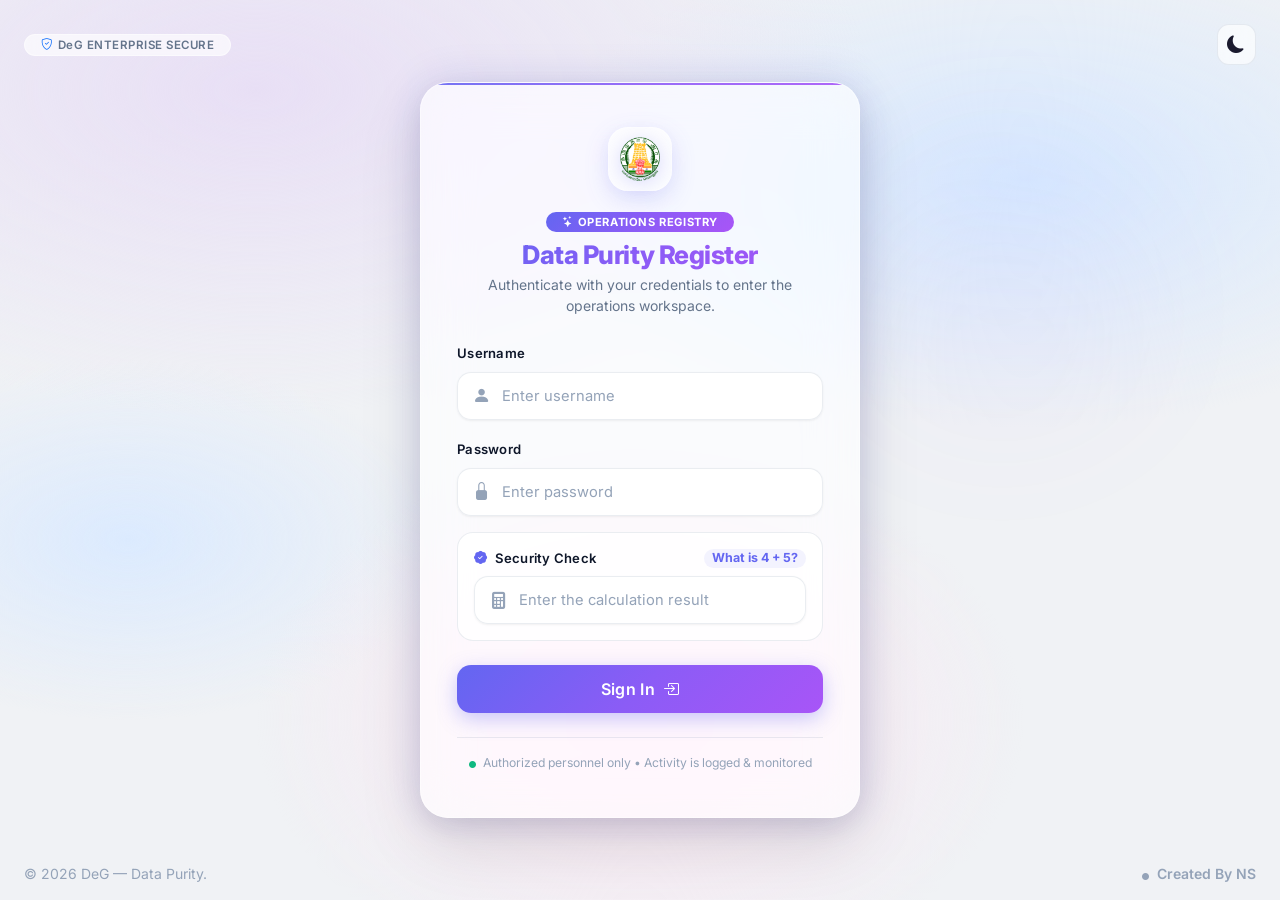
<file: login.html>
<!DOCTYPE html>
<html lang="en">

<head>
    <meta charset="UTF-8">
    <meta name="viewport" content="width=device-width, initial-scale=1.0">
    <meta name="description" content="DeG Data Purity Operations Portal — Secure sign-in to the data purity registry.">
    <title>DeG — Data Purity Login</title>
    <link rel="preconnect" href="https://fonts.googleapis.com">
    <link rel="preconnect" href="https://fonts.gstatic.com" crossorigin>
    <link href="https://fonts.googleapis.com/css2?family=Inter:wght@300;400;500;600;700;800;900&display=swap" rel="stylesheet">
    <link href="https://cdn.jsdelivr.net/npm/bootstrap@5.3.2/dist/css/bootstrap.min.css" rel="stylesheet"
        integrity="sha384-T3c6CoIi6uLrA9TneNEoa7RxnatzjcDSCmG1MXxSR1GAsXEV/Dwwykc2MPK8M2HN" crossorigin="anonymous">
    <link rel="stylesheet" href="https://cdn.jsdelivr.net/npm/bootstrap-icons@1.11.1/font/bootstrap-icons.css">
    <link rel="stylesheet" href="css/style.css">
</head>

<body class="login-wrapper">

    <!-- Top Navigation Bar for Spatial Login -->
    <div class="position-absolute top-0 start-0 w-100 p-3 p-md-4 d-flex justify-content-between align-items-center" style="z-index: 10;">
        <div class="d-flex align-items-center gap-2">
            <span class="badge rounded-pill px-3 py-1" style="background: var(--sp-glass-bg); border: 1px solid var(--sp-glass-border); color: var(--sp-text-secondary); font-size: 0.72rem; font-weight: 600; letter-spacing: 0.5px; backdrop-filter: blur(8px);">
                <i class="bi bi-shield-check text-primary me-1"></i>DeG ENTERPRISE SECURE
            </span>
        </div>
        <button id="themeToggle" class="btn btn-sm" type="button" title="Toggle dark mode" aria-label="Toggle dark mode">
            <i class="bi bi-moon-fill" id="themeIcon"></i>
        </button>
    </div>

    <!-- Spatial Login Card -->
    <div class="login-card">
        <div class="text-center mb-4">
            <div class="login-brand-icon mb-3">
                <img src="images/Picture1.png" alt="DeG Logo">
            </div>
            <div>
                <span class="badge rounded-pill px-3 py-1 mb-2" style="background: var(--sp-accent-gradient); color: #fff; font-size: 0.7rem; font-weight: 700; letter-spacing: 0.6px;">
                    <i class="bi bi-stars me-1"></i>OPERATIONS REGISTRY
                </span>
            </div>
            <h2 class="login-title">Data Purity Register</h2>
            <p class="small mb-0" style="color: var(--sp-text-secondary);">Authenticate with your credentials to enter the operations workspace.</p>
        </div>

        <div id="errorAlert" class="alert alert-danger d-none small mb-4 py-2 px-3" role="alert"></div>

        <form id="loginForm" autocomplete="on">
            <div class="mb-3">
                <label class="form-label" for="username">Username</label>
                <div class="login-input-group">
                    <i class="bi bi-person-fill login-input-icon"></i>
                    <input type="text" class="form-control" id="username" placeholder="Enter username" required
                        autocomplete="username">
                </div>
            </div>

            <div class="mb-3">
                <label class="form-label" for="password">Password</label>
                <div class="login-input-group">
                    <i class="bi bi-lock-fill login-input-icon"></i>
                    <input type="password" class="form-control" id="password" placeholder="Enter password" required
                        autocomplete="current-password">
                </div>
            </div>

            <!-- Math CAPTCHA in Spatial Container -->
            <div class="mb-4">
                <div class="captcha-box">
                    <div class="d-flex justify-content-between align-items-center mb-2">
                        <label class="form-label mb-0" for="captchaAnswer">
                            <i class="bi bi-patch-check-fill me-1" style="color: var(--sp-accent-from);"></i>
                            Security Check
                        </label>
                        <span id="captchaQuestion" class="fw-bold small px-2 py-0.5 rounded-pill" style="background: var(--sp-info-bg); color: var(--sp-accent-from); font-size: 0.78rem;"></span>
                    </div>
                    <div class="login-input-group">
                        <i class="bi bi-calculator-fill login-input-icon"></i>
                        <input type="number" class="form-control no-spinner" id="captchaAnswer"
                            placeholder="Enter the calculation result" required>
                    </div>
                </div>
            </div>

            <button type="submit" class="btn btn-primary w-100 login-btn-spatial fw-semibold text-white" id="loginBtn">
                Sign In <i class="bi bi-box-arrow-in-right ms-2"></i>
            </button>
        </form>

        <div class="mt-4 pt-3 border-top text-center" style="border-color: var(--sp-border) !important;">
            <p class="small mb-0" style="color: var(--sp-text-muted); font-size: 0.76rem;">
                <i class="bi bi-circle-fill me-1" style="font-size: 7px; color: var(--sp-success);"></i> 
                Authorized personnel only &bull; Activity is logged &amp; monitored
            </p>
        </div>
    </div>

    <!-- Spatial Footer -->
    <div class="position-absolute bottom-0 w-100 py-3 px-4 d-flex justify-content-between align-items-center small" style="color: var(--sp-text-muted); z-index: 5;">
        <span>&copy; 2026 DeG — Data Purity.</span>
        <span class="fw-semibold"><i class="bi bi-circle-fill me-1" style="font-size: 7px;"></i> Created By NS</span>
    </div>

    <script src="js/login.js"></script>
</body>

</html>
</file>
<file: css/style.css>
/* ==========================================
   SPATIAL UI DESIGN SYSTEM
   Premium Glassmorphism + Depth + Motion
   ========================================== */

/* Google Fonts */
@import url('https://fonts.googleapis.com/css2?family=Inter:wght@300;400;500;600;700;800;900&family=JetBrains+Mono:wght@400;500;600&display=swap');

/* ==========================================
   CSS Custom Properties (Design Tokens)
   ========================================== */
:root,
[data-bs-theme="light"] {
    /* Spatial Colors */
    --sp-bg-primary: #f0f2f5;
    --sp-bg-mesh-1: #e8dff5;
    --sp-bg-mesh-2: #d6e8ff;
    --sp-bg-mesh-3: #fce7f3;
    --sp-bg-mesh-4: #dbeafe;

    /* Glass Surfaces */
    --sp-glass-bg: rgba(255, 255, 255, 0.65);
    --sp-glass-bg-hover: rgba(255, 255, 255, 0.82);
    --sp-glass-border: rgba(255, 255, 255, 0.45);
    --sp-glass-shadow: 0 8px 32px rgba(31, 38, 135, 0.08);
    --sp-glass-blur: 16px;

    /* Elevated Surface */
    --sp-surface: rgba(255, 255, 255, 0.85);
    --sp-surface-hover: rgba(255, 255, 255, 0.95);
    --sp-surface-elevated: rgba(255, 255, 255, 0.92);

    /* Typography */
    --sp-text-primary: #1a1a2e;
    --sp-text-secondary: #64748b;
    --sp-text-muted: #94a3b8;
    --sp-text-heading: #0f172a;

    /* Borders */
    --sp-border: rgba(148, 163, 184, 0.2);
    --sp-border-light: rgba(148, 163, 184, 0.1);
    --sp-border-active: rgba(99, 102, 241, 0.5);

    /* Accent Gradient */
    --sp-accent-from: #6366f1;
    --sp-accent-via: #8b5cf6;
    --sp-accent-to: #a855f7;
    --sp-accent-gradient: linear-gradient(135deg, var(--sp-accent-from), var(--sp-accent-via), var(--sp-accent-to));

    /* Status Colors */
    --sp-success: #10b981;
    --sp-success-bg: rgba(16, 185, 129, 0.08);
    --sp-info: #6366f1;
    --sp-info-bg: rgba(99, 102, 241, 0.08);
    --sp-warning: #f59e0b;
    --sp-warning-bg: rgba(245, 158, 11, 0.08);
    --sp-danger: #ef4444;
    --sp-danger-bg: rgba(239, 68, 68, 0.08);

    /* Overlay */
    --sp-overlay-bg: rgba(255, 255, 255, 0.92);

    /* Card Depth Layers */
    --sp-depth-1: 0 1px 3px rgba(0,0,0,0.04), 0 1px 2px rgba(0,0,0,0.03);
    --sp-depth-2: 0 4px 16px rgba(0,0,0,0.06), 0 1px 4px rgba(0,0,0,0.04);
    --sp-depth-3: 0 12px 40px rgba(0,0,0,0.08), 0 4px 12px rgba(0,0,0,0.04);
    --sp-depth-4: 0 24px 64px rgba(0,0,0,0.12), 0 8px 24px rgba(0,0,0,0.06);

    /* Glow */
    --sp-glow-accent: 0 0 40px rgba(99, 102, 241, 0.15);
    --sp-glow-success: 0 0 30px rgba(16, 185, 129, 0.12);
}

[data-bs-theme="dark"] {
    /* Spatial Colors */
    --sp-bg-primary: #0a0a1a;
    --sp-bg-mesh-1: #1a0a2e;
    --sp-bg-mesh-2: #0a1628;
    --sp-bg-mesh-3: #1a0f24;
    --sp-bg-mesh-4: #0a1a2e;

    /* Glass Surfaces */
    --sp-glass-bg: rgba(15, 15, 35, 0.6);
    --sp-glass-bg-hover: rgba(25, 25, 50, 0.75);
    --sp-glass-border: rgba(255, 255, 255, 0.08);
    --sp-glass-shadow: 0 8px 32px rgba(0, 0, 0, 0.35);
    --sp-glass-blur: 20px;

    /* Elevated Surface */
    --sp-surface: rgba(20, 20, 45, 0.7);
    --sp-surface-hover: rgba(30, 30, 60, 0.8);
    --sp-surface-elevated: rgba(25, 25, 55, 0.85);

    /* Typography */
    --sp-text-primary: #e2e8f0;
    --sp-text-secondary: #94a3b8;
    --sp-text-muted: #64748b;
    --sp-text-heading: #f1f5f9;

    /* Borders */
    --sp-border: rgba(148, 163, 184, 0.12);
    --sp-border-light: rgba(148, 163, 184, 0.06);
    --sp-border-active: rgba(129, 140, 248, 0.5);

    /* Accent Gradient */
    --sp-accent-from: #818cf8;
    --sp-accent-via: #a78bfa;
    --sp-accent-to: #c084fc;
    --sp-accent-gradient: linear-gradient(135deg, var(--sp-accent-from), var(--sp-accent-via), var(--sp-accent-to));

    /* Status Colors */
    --sp-success: #34d399;
    --sp-success-bg: rgba(52, 211, 153, 0.12);
    --sp-info: #818cf8;
    --sp-info-bg: rgba(129, 140, 248, 0.12);
    --sp-warning: #fbbf24;
    --sp-warning-bg: rgba(251, 191, 36, 0.12);
    --sp-danger: #f87171;
    --sp-danger-bg: rgba(248, 113, 113, 0.12);

    /* Overlay */
    --sp-overlay-bg: rgba(10, 10, 26, 0.92);

    /* Card Depth Layers */
    --sp-depth-1: 0 1px 3px rgba(0,0,0,0.25), 0 1px 2px rgba(0,0,0,0.2);
    --sp-depth-2: 0 4px 16px rgba(0,0,0,0.3), 0 1px 4px rgba(0,0,0,0.2);
    --sp-depth-3: 0 12px 40px rgba(0,0,0,0.4), 0 4px 12px rgba(0,0,0,0.25);
    --sp-depth-4: 0 24px 64px rgba(0,0,0,0.5), 0 8px 24px rgba(0,0,0,0.3);

    /* Glow */
    --sp-glow-accent: 0 0 60px rgba(129, 140, 248, 0.2);
    --sp-glow-success: 0 0 40px rgba(52, 211, 153, 0.15);
}

/* ==========================================
   Animated Mesh Gradient Background
   ========================================== */
body {
    font-family: 'Inter', -apple-system, BlinkMacSystemFont, "Segoe UI", Roboto, sans-serif;
    display: flex;
    flex-direction: column;
    min-height: 100vh;
    background: var(--sp-bg-primary);
    color: var(--sp-text-primary);
    overflow-x: hidden;
    position: relative;
}

body::before {
    content: '';
    position: fixed;
    top: 0;
    left: 0;
    right: 0;
    bottom: 0;
    z-index: -2;
    background:
        radial-gradient(ellipse 80% 60% at 20% 10%, var(--sp-bg-mesh-1), transparent 60%),
        radial-gradient(ellipse 70% 50% at 80% 20%, var(--sp-bg-mesh-2), transparent 55%),
        radial-gradient(ellipse 60% 60% at 50% 80%, var(--sp-bg-mesh-3), transparent 50%),
        radial-gradient(ellipse 50% 40% at 10% 60%, var(--sp-bg-mesh-4), transparent 50%);
    animation: meshFloat 25s ease-in-out infinite alternate;
}

@keyframes meshFloat {
    0% {
        background:
            radial-gradient(ellipse 80% 60% at 20% 10%, var(--sp-bg-mesh-1), transparent 60%),
            radial-gradient(ellipse 70% 50% at 80% 20%, var(--sp-bg-mesh-2), transparent 55%),
            radial-gradient(ellipse 60% 60% at 50% 80%, var(--sp-bg-mesh-3), transparent 50%),
            radial-gradient(ellipse 50% 40% at 10% 60%, var(--sp-bg-mesh-4), transparent 50%);
    }
    50% {
        background:
            radial-gradient(ellipse 70% 50% at 30% 30%, var(--sp-bg-mesh-2), transparent 55%),
            radial-gradient(ellipse 80% 60% at 70% 40%, var(--sp-bg-mesh-3), transparent 60%),
            radial-gradient(ellipse 50% 50% at 40% 70%, var(--sp-bg-mesh-4), transparent 50%),
            radial-gradient(ellipse 60% 40% at 80% 80%, var(--sp-bg-mesh-1), transparent 50%);
    }
    100% {
        background:
            radial-gradient(ellipse 60% 50% at 60% 15%, var(--sp-bg-mesh-3), transparent 55%),
            radial-gradient(ellipse 80% 60% at 20% 50%, var(--sp-bg-mesh-4), transparent 60%),
            radial-gradient(ellipse 70% 50% at 80% 70%, var(--sp-bg-mesh-1), transparent 50%),
            radial-gradient(ellipse 50% 40% at 40% 90%, var(--sp-bg-mesh-2), transparent 50%);
    }
}

/* Floating Ambient Orbs */
body::after {
    content: '';
    position: fixed;
    top: 15%;
    right: 10%;
    width: 300px;
    height: 300px;
    border-radius: 50%;
    background: var(--sp-accent-gradient);
    opacity: 0.04;
    filter: blur(80px);
    z-index: -1;
    animation: orbFloat 20s ease-in-out infinite;
    pointer-events: none;
}

@keyframes orbFloat {
    0%, 100% { transform: translate(0, 0) scale(1); }
    25% { transform: translate(-30px, 40px) scale(1.1); }
    50% { transform: translate(20px, -30px) scale(0.9); }
    75% { transform: translate(-20px, -20px) scale(1.05); }
}

/* ==========================================
   Smooth Theme Transition
   ========================================== */
body,
.navbar,
.card,
footer,
.bg-body,
.bg-body-secondary,
.bg-body-tertiary,
.login-card,
.spatial-card,
.spatial-glass {
    transition: background-color 0.4s cubic-bezier(0.4, 0, 0.2, 1),
                color 0.3s ease,
                border-color 0.3s ease,
                box-shadow 0.3s ease;
}

/* ==========================================
   Typography
   ========================================== */
h2, h3, h4 {
    color: var(--sp-text-heading);
    letter-spacing: -0.02em;
}

h2 {
    font-weight: 800;
    background: var(--sp-accent-gradient);
    -webkit-background-clip: text;
    -webkit-text-fill-color: transparent;
    background-clip: text;
}

.text-muted {
    color: var(--sp-text-muted) !important;
}

.text-secondary {
    color: var(--sp-text-secondary) !important;
}

/* ==========================================
   Spatial Glass Navbar
   ========================================== */
.navbar {
    background: var(--sp-glass-bg) !important;
    backdrop-filter: blur(var(--sp-glass-blur)) saturate(1.8);
    -webkit-backdrop-filter: blur(var(--sp-glass-blur)) saturate(1.8);
    border-bottom: 1px solid var(--sp-glass-border) !important;
    box-shadow: var(--sp-depth-1);
    position: sticky;
    top: 0;
    z-index: 1030;
}

.navbar-brand {
    font-weight: 800 !important;
    letter-spacing: -0.02em;
    color: var(--sp-text-heading) !important;
    transition: all 0.3s ease;
}

.navbar-brand img {
    filter: drop-shadow(0 2px 8px rgba(99, 102, 241, 0.2));
    transition: transform 0.3s ease;
}

.navbar-brand:hover img {
    transform: scale(1.08) rotate(-3deg);
}

.navbar-nav .nav-link {
    font-weight: 500;
    color: var(--sp-text-secondary) !important;
    border-radius: 12px;
    padding: 0.5rem 1rem !important;
    transition: all 0.3s cubic-bezier(0.4, 0, 0.2, 1);
    position: relative;
    overflow: hidden;
}

.navbar-nav .nav-link::before {
    content: '';
    position: absolute;
    inset: 0;
    background: var(--sp-accent-gradient);
    opacity: 0;
    border-radius: inherit;
    transition: opacity 0.3s ease;
    z-index: -1;
}

.navbar-nav .nav-link:hover {
    color: var(--sp-accent-from) !important;
    background: var(--sp-info-bg) !important;
    transform: translateY(-1px);
}

.navbar-nav .nav-link.active {
    background: var(--sp-accent-gradient) !important;
    color: #ffffff !important;
    font-weight: 600;
    box-shadow: 0 4px 16px rgba(99, 102, 241, 0.25);
}

.navbar-nav .nav-link.active::before {
    opacity: 0;
}

/* User avatar in navbar */
.bg-dark.text-white.rounded-circle {
    background: var(--sp-accent-gradient) !important;
    border: 2px solid var(--sp-glass-border);
    box-shadow: 0 2px 12px rgba(99, 102, 241, 0.25);
    transition: all 0.3s ease;
}

.bg-dark.text-white.rounded-circle:hover {
    transform: scale(1.08);
    box-shadow: 0 4px 20px rgba(99, 102, 241, 0.35);
}

/* ==========================================
   Spatial Glass Cards
   ========================================== */
.card,
.spatial-card {
    background: var(--sp-glass-bg) !important;
    backdrop-filter: blur(var(--sp-glass-blur)) saturate(1.6);
    -webkit-backdrop-filter: blur(var(--sp-glass-blur)) saturate(1.6);
    border: 1px solid var(--sp-glass-border) !important;
    border-radius: 20px !important;
    box-shadow: var(--sp-depth-2);
    transition: all 0.4s cubic-bezier(0.4, 0, 0.2, 1);
    position: relative;
    overflow: hidden;
}

.card::before {
    content: '';
    position: absolute;
    top: 0;
    left: 0;
    right: 0;
    height: 1px;
    background: linear-gradient(90deg, transparent, rgba(255,255,255,0.4), transparent);
    pointer-events: none;
}

.card:hover {
    box-shadow: var(--sp-depth-3);
    transform: translateY(-2px);
    border-color: var(--sp-border-active) !important;
}

/* ==========================================
   Table Styling — Spatial
   ========================================== */
.table-responsive {
    border-radius: 16px;
    overflow: hidden;
}

.table {
    margin-bottom: 0;
}

.table th {
    font-size: 0.7rem;
    font-weight: 700;
    letter-spacing: 0.8px;
    text-transform: uppercase;
    color: var(--sp-text-muted);
    background: var(--sp-surface);
    backdrop-filter: blur(8px);
    border-bottom: 1px solid var(--sp-border) !important;
    padding: 1rem 0.75rem;
    white-space: nowrap;
}

.table td {
    font-size: 0.88rem;
    vertical-align: middle;
    color: var(--sp-text-primary);
    border-bottom: 1px solid var(--sp-border-light);
    padding: 0.85rem 0.75rem;
    transition: all 0.2s ease;
}

.table-hover tbody tr {
    transition: all 0.25s cubic-bezier(0.4, 0, 0.2, 1);
}

.table-hover tbody tr:hover {
    background: var(--sp-info-bg) !important;
    transform: scale(1.002);
}

.table-hover tbody tr:hover td {
    color: var(--sp-text-heading);
}

/* ==========================================
   Action Buttons
   ========================================== */
.action-btn {
    background: var(--sp-info-bg);
    padding: 0.3rem 0.85rem;
    border-radius: 10px;
    font-weight: 600;
    font-size: 0.82rem;
    transition: all 0.3s cubic-bezier(0.4, 0, 0.2, 1);
    position: relative;
    overflow: hidden;
}

.action-btn::before {
    content: '';
    position: absolute;
    inset: 0;
    background: var(--sp-accent-gradient);
    opacity: 0;
    transition: opacity 0.3s ease;
    border-radius: inherit;
}

.action-btn:hover {
    background: var(--sp-accent-gradient);
    color: #ffffff !important;
    transform: translateY(-2px);
    box-shadow: 0 4px 16px rgba(99, 102, 241, 0.3);
    text-decoration: none !important;
}

/* ==========================================
   Form Styling — Spatial
   ========================================== */
.form-label {
    color: var(--sp-text-heading);
    margin-bottom: 0.5rem;
    font-size: 0.82rem;
    font-weight: 600;
    letter-spacing: 0.02em;
}

.form-control,
.form-select {
    border-radius: 14px;
    border: 1px solid var(--sp-border);
    background: var(--sp-glass-bg);
    backdrop-filter: blur(8px);
    color: var(--sp-text-primary);
    padding: 0.7rem 1rem;
    font-size: 0.9rem;
    transition: all 0.3s cubic-bezier(0.4, 0, 0.2, 1);
    box-shadow: var(--sp-depth-1);
}

.form-control:focus,
.form-select:focus {
    background: var(--sp-surface-elevated) !important;
    border-color: var(--sp-accent-from) !important;
    box-shadow: 0 0 0 4px rgba(99, 102, 241, 0.12), var(--sp-depth-2) !important;
    transform: translateY(-1px);
}

.form-control[readonly] {
    background: var(--sp-surface);
    opacity: 0.7;
}

.form-control::placeholder {
    color: var(--sp-text-muted);
    font-weight: 400;
}

/* ==========================================
   Buttons — Spatial
   ========================================== */
.btn {
    border-radius: 14px;
    font-weight: 600;
    letter-spacing: 0.01em;
    transition: all 0.3s cubic-bezier(0.4, 0, 0.2, 1);
    position: relative;
    overflow: hidden;
}

.btn::after {
    content: '';
    position: absolute;
    inset: 0;
    background: linear-gradient(135deg, rgba(255,255,255,0.15), transparent);
    opacity: 0;
    transition: opacity 0.3s ease;
    pointer-events: none;
}

.btn:hover {
    transform: translateY(-2px);
    box-shadow: var(--sp-depth-2);
}

.btn:hover::after {
    opacity: 1;
}

.btn:active {
    transform: translateY(0) scale(0.98);
}

.btn-primary {
    background: var(--sp-accent-gradient) !important;
    border: none !important;
    color: #ffffff;
    box-shadow: 0 4px 16px rgba(99, 102, 241, 0.3);
}

.btn-primary:hover {
    box-shadow: 0 8px 28px rgba(99, 102, 241, 0.4), var(--sp-glow-accent) !important;
    filter: brightness(1.05);
}

.btn-outline-primary {
    border-color: var(--sp-accent-from) !important;
    color: var(--sp-accent-from) !important;
    background: transparent;
}

.btn-outline-primary:hover {
    background: var(--sp-accent-gradient) !important;
    color: #ffffff !important;
    border-color: transparent !important;
    box-shadow: 0 4px 20px rgba(99, 102, 241, 0.3);
}

.btn-outline-secondary {
    border-color: var(--sp-border) !important;
    color: var(--sp-text-secondary) !important;
    background: var(--sp-glass-bg);
    backdrop-filter: blur(8px);
}

.btn-outline-secondary:hover {
    background: var(--sp-surface-hover) !important;
    border-color: var(--sp-accent-from) !important;
    color: var(--sp-accent-from) !important;
}

.btn-outline-danger {
    border-color: var(--sp-danger) !important;
    color: var(--sp-danger) !important;
}

.btn-outline-danger:hover {
    background: var(--sp-danger) !important;
    color: #ffffff !important;
    box-shadow: 0 4px 16px rgba(239, 68, 68, 0.3);
}

.btn-outline-success {
    border-color: var(--sp-success) !important;
    color: var(--sp-success) !important;
}

.btn-outline-success:hover {
    background: var(--sp-success) !important;
    color: #ffffff !important;
    box-shadow: 0 4px 16px rgba(16, 185, 129, 0.3);
}

/* Ensure submit button is always clickable and on top */
#submitBtn,
#clearBtn {
    position: relative;
    z-index: 100;
    cursor: pointer;
}

/* Ensure the loading overlay never blocks clicks when hidden */
#formLoadingOverlay[style*="display: none"],
#formLoadingOverlay.d-none {
    pointer-events: none !important;
    display: none !important;
}

/* ==========================================
   Form Loading Overlay — Spatial
   ========================================== */
.form-overlay,
#formLoadingOverlay {
    background: var(--sp-overlay-bg);
    z-index: 10;
    backdrop-filter: blur(12px) saturate(1.5);
    -webkit-backdrop-filter: blur(12px) saturate(1.5);
    pointer-events: none;
    border-radius: 20px;
}

.form-overlay {
    display: none;
}

/* ==========================================
   Theme Toggle — Spatial
   ========================================== */
#themeToggle {
    border: 1px solid var(--sp-border) !important;
    background: var(--sp-glass-bg) !important;
    backdrop-filter: blur(8px);
    font-size: 1.1rem;
    padding: 0.4rem 0.6rem;
    border-radius: 12px !important;
    transition: all 0.3s cubic-bezier(0.4, 0, 0.2, 1);
    color: var(--sp-text-primary);
    cursor: pointer;
}

#themeToggle:hover {
    background: var(--sp-surface-hover) !important;
    border-color: var(--sp-accent-from) !important;
    transform: rotate(15deg) scale(1.05);
    box-shadow: var(--sp-glow-accent);
}

/* ==========================================
   Animations — Spatial
   ========================================== */
@keyframes fadeIn {
    from {
        opacity: 0;
        transform: translateY(20px);
    }
    to {
        opacity: 1;
        transform: translateY(0);
    }
}

@keyframes slideIn {
    from {
        opacity: 0;
        transform: translateX(40px);
    }
    to {
        opacity: 1;
        transform: translateX(0);
    }
}

@keyframes slideOut {
    from {
        opacity: 1;
        transform: translateX(0);
    }
    to {
        opacity: 0;
        transform: translateX(40px);
    }
}

@keyframes glowPulse {
    0%, 100% {
        box-shadow: var(--sp-depth-2);
    }
    50% {
        box-shadow: var(--sp-depth-2), var(--sp-glow-accent);
    }
}

@keyframes shimmer {
    0% { background-position: -200% center; }
    100% { background-position: 200% center; }
}

@keyframes floatUp {
    0% {
        opacity: 0;
        transform: translateY(30px) scale(0.96);
    }
    100% {
        opacity: 1;
        transform: translateY(0) scale(1);
    }
}

.fade-in {
    animation: floatUp 0.6s cubic-bezier(0.16, 1, 0.3, 1) forwards;
}

.animate-row {
    animation: floatUp 0.4s cubic-bezier(0.16, 1, 0.3, 1) forwards;
    opacity: 0;
}

@keyframes spin {
    from { transform: rotate(0deg); }
    to { transform: rotate(360deg); }
}

.spin-animation {
    display: inline-block;
    animation: spin 0.8s linear infinite;
}

/* ==========================================
   Status Badges — Spatial
   ========================================== */
.badge {
    border-radius: 12px !important;
    font-weight: 600;
    letter-spacing: 0.02em;
    backdrop-filter: blur(4px);
}

.badge.bg-success-subtle {
    background: var(--sp-success-bg) !important;
    color: var(--sp-success) !important;
    border-color: rgba(16, 185, 129, 0.2) !important;
}

.badge.bg-primary-subtle {
    background: var(--sp-info-bg) !important;
    color: var(--sp-info) !important;
    border-color: rgba(99, 102, 241, 0.2) !important;
}

.badge.bg-danger-subtle {
    background: var(--sp-danger-bg) !important;
    color: var(--sp-danger) !important;
    border-color: rgba(239, 68, 68, 0.2) !important;
}

/* ==========================================
   Pie Chart — Spatial
   ========================================== */
.pie-chart-wrapper {
    width: 150px;
    min-width: 150px;
    aspect-ratio: 1;
    display: flex;
    align-items: center;
    justify-content: center;
    background: var(--sp-glass-bg);
    border-radius: 50%;
    padding: 10px;
    border: 1px solid var(--sp-border-light);
    box-shadow: var(--sp-depth-1), inset 0 2px 8px rgba(0,0,0,0.03);
}

.pie-chart-wrapper canvas {
    width: 100% !important;
    height: 100% !important;
}

/* ==========================================
   Stats Panel — Spatial
   ========================================== */
.stats-panel {
    display: flex;
    align-items: center;
    gap: 1.25rem;
}

.stats-badges {
    display: flex;
    gap: 0.6rem;
    flex-wrap: wrap;
}

.stat-badge {
    cursor: pointer;
    background: var(--sp-glass-bg) !important;
    backdrop-filter: blur(8px);
    border: 1px solid var(--sp-border) !important;
    border-radius: 16px !important;
    transition: all 0.3s cubic-bezier(0.4, 0, 0.2, 1);
    user-select: none;
    padding: 0.6rem 1rem !important;
}

.stat-badge:hover {
    transform: translateY(-3px) scale(1.02);
    box-shadow: var(--sp-depth-2), var(--sp-glow-accent) !important;
    border-color: var(--sp-border-active) !important;
}

.stat-badge:active {
    transform: translateY(0) scale(0.98);
}

/* ==========================================
   Analytics Dashboard — Spatial
   ========================================== */
.analytics-dashboard-card {
    background: var(--sp-glass-bg) !important;
    backdrop-filter: blur(var(--sp-glass-blur)) saturate(1.6);
    border: 1px solid var(--sp-glass-border) !important;
    border-radius: 24px !important;
    box-shadow: var(--sp-depth-2);
    position: relative;
    overflow: hidden;
}

.analytics-dashboard-card::after {
    content: '';
    position: absolute;
    top: -50%;
    right: -20%;
    width: 300px;
    height: 300px;
    border-radius: 50%;
    background: var(--sp-accent-gradient);
    opacity: 0.03;
    filter: blur(60px);
    pointer-events: none;
}

.analytics-dashboard-card .row {
    align-items: stretch;
}

.status-analysis-col,
.team-workload-col {
    display: flex;
    flex-direction: column;
}

@media (min-width: 992px) {
    .border-start-lg {
        border-left: 1px solid var(--sp-border) !important;
        padding-left: 1.75rem !important;
    }
}

/* ==========================================
   Team Summary Grid & Member Cards — Spatial
   ========================================== */
.person-chips-grid,
.team-summary-grid {
    display: grid;
    grid-template-columns: repeat(auto-fill, minmax(210px, 1fr));
    gap: 0.75rem;
    max-height: 250px;
    overflow-y: auto;
    padding-right: 6px;
    padding-bottom: 4px;
    flex-grow: 1;
}

/* Custom scrollbar for spatial */
.person-chips-grid::-webkit-scrollbar,
.team-summary-grid::-webkit-scrollbar {
    width: 6px;
}

.person-chips-grid::-webkit-scrollbar-track,
.team-summary-grid::-webkit-scrollbar-track {
    background: transparent;
    border-radius: 3px;
}

.person-chips-grid::-webkit-scrollbar-thumb,
.team-summary-grid::-webkit-scrollbar-thumb {
    background: var(--sp-border);
    border-radius: 3px;
}

.person-chips-grid::-webkit-scrollbar-thumb:hover,
.team-summary-grid::-webkit-scrollbar-thumb:hover {
    background: var(--sp-text-muted);
}

/* 12 Distinct Spatial Avatar Themes */
.avatar-theme-0 { --chip-avatar-bg: rgba(99, 102, 241, 0.12); --chip-avatar-color: #6366f1; --chip-avatar-border: rgba(99, 102, 241, 0.25); }
.avatar-theme-1 { --chip-avatar-bg: rgba(16, 185, 129, 0.12); --chip-avatar-color: #10b981; --chip-avatar-border: rgba(16, 185, 129, 0.25); }
.avatar-theme-2 { --chip-avatar-bg: rgba(20, 184, 166, 0.12); --chip-avatar-color: #14b8a6; --chip-avatar-border: rgba(20, 184, 166, 0.25); }
.avatar-theme-3 { --chip-avatar-bg: rgba(249, 115, 22, 0.12); --chip-avatar-color: #f97316; --chip-avatar-border: rgba(249, 115, 22, 0.25); }
.avatar-theme-4 { --chip-avatar-bg: rgba(239, 68, 68, 0.12); --chip-avatar-color: #ef4444; --chip-avatar-border: rgba(239, 68, 68, 0.25); }
.avatar-theme-5 { --chip-avatar-bg: rgba(168, 85, 247, 0.12); --chip-avatar-color: #a855f7; --chip-avatar-border: rgba(168, 85, 247, 0.25); }
.avatar-theme-6 { --chip-avatar-bg: rgba(236, 72, 153, 0.12); --chip-avatar-color: #ec4899; --chip-avatar-border: rgba(236, 72, 153, 0.25); }
.avatar-theme-7 { --chip-avatar-bg: rgba(59, 130, 246, 0.12); --chip-avatar-color: #3b82f6; --chip-avatar-border: rgba(59, 130, 246, 0.25); }
.avatar-theme-8 { --chip-avatar-bg: rgba(245, 158, 11, 0.12); --chip-avatar-color: #f59e0b; --chip-avatar-border: rgba(245, 158, 11, 0.25); }
.avatar-theme-9 { --chip-avatar-bg: rgba(139, 92, 246, 0.12); --chip-avatar-color: #8b5cf6; --chip-avatar-border: rgba(139, 92, 246, 0.25); }
.avatar-theme-10 { --chip-avatar-bg: rgba(6, 182, 212, 0.12); --chip-avatar-color: #06b6d4; --chip-avatar-border: rgba(6, 182, 212, 0.25); }
.avatar-theme-11 { --chip-avatar-bg: rgba(132, 204, 22, 0.12); --chip-avatar-color: #84cc16; --chip-avatar-border: rgba(132, 204, 22, 0.25); }

/* Dark Mode Avatar Themes — more vibrant glow */
[data-bs-theme="dark"] .avatar-theme-0 { --chip-avatar-bg: rgba(129, 140, 248, 0.15); --chip-avatar-color: #818cf8; --chip-avatar-border: rgba(129, 140, 248, 0.3); }
[data-bs-theme="dark"] .avatar-theme-1 { --chip-avatar-bg: rgba(52, 211, 153, 0.15); --chip-avatar-color: #34d399; --chip-avatar-border: rgba(52, 211, 153, 0.3); }
[data-bs-theme="dark"] .avatar-theme-2 { --chip-avatar-bg: rgba(45, 212, 191, 0.15); --chip-avatar-color: #2dd4bf; --chip-avatar-border: rgba(45, 212, 191, 0.3); }
[data-bs-theme="dark"] .avatar-theme-3 { --chip-avatar-bg: rgba(251, 146, 60, 0.15); --chip-avatar-color: #fb923c; --chip-avatar-border: rgba(251, 146, 60, 0.3); }
[data-bs-theme="dark"] .avatar-theme-4 { --chip-avatar-bg: rgba(248, 113, 113, 0.15); --chip-avatar-color: #f87171; --chip-avatar-border: rgba(248, 113, 113, 0.3); }
[data-bs-theme="dark"] .avatar-theme-5 { --chip-avatar-bg: rgba(192, 132, 252, 0.15); --chip-avatar-color: #c084fc; --chip-avatar-border: rgba(192, 132, 252, 0.3); }
[data-bs-theme="dark"] .avatar-theme-6 { --chip-avatar-bg: rgba(244, 114, 182, 0.15); --chip-avatar-color: #f472b6; --chip-avatar-border: rgba(244, 114, 182, 0.3); }
[data-bs-theme="dark"] .avatar-theme-7 { --chip-avatar-bg: rgba(96, 165, 250, 0.15); --chip-avatar-color: #60a5fa; --chip-avatar-border: rgba(96, 165, 250, 0.3); }
[data-bs-theme="dark"] .avatar-theme-8 { --chip-avatar-bg: rgba(251, 191, 36, 0.15); --chip-avatar-color: #fbbf24; --chip-avatar-border: rgba(251, 191, 36, 0.3); }
[data-bs-theme="dark"] .avatar-theme-9 { --chip-avatar-bg: rgba(167, 139, 250, 0.15); --chip-avatar-color: #a78bfa; --chip-avatar-border: rgba(167, 139, 250, 0.3); }
[data-bs-theme="dark"] .avatar-theme-10 { --chip-avatar-bg: rgba(34, 211, 238, 0.15); --chip-avatar-color: #22d3ee; --chip-avatar-border: rgba(34, 211, 238, 0.3); }
[data-bs-theme="dark"] .avatar-theme-11 { --chip-avatar-bg: rgba(163, 230, 53, 0.15); --chip-avatar-color: #a3e635; --chip-avatar-border: rgba(163, 230, 53, 0.3); }

/* Base Executive Member Card — Spatial Glass */
.team-member-card,
.person-chip {
    display: flex;
    flex-direction: column;
    justify-content: space-between;
    background: var(--sp-glass-bg);
    backdrop-filter: blur(12px) saturate(1.4);
    -webkit-backdrop-filter: blur(12px) saturate(1.4);
    border: 1px solid var(--sp-border);
    border-radius: 16px;
    padding: 0.75rem 0.9rem;
    cursor: pointer;
    transition: all 0.3s cubic-bezier(0.4, 0, 0.2, 1);
    position: relative;
    user-select: none;
    box-shadow: var(--sp-depth-1);
    overflow: hidden;
}

.team-member-card::before,
.person-chip::before {
    content: '';
    position: absolute;
    top: 0;
    left: 0;
    right: 0;
    height: 1px;
    background: linear-gradient(90deg, transparent, rgba(255,255,255,0.3), transparent);
    pointer-events: none;
}

.team-member-card:hover,
.person-chip:hover {
    transform: translateY(-3px) scale(1.01);
    border-color: var(--sp-border-active);
    box-shadow: var(--sp-depth-2), var(--sp-glow-accent);
    background: var(--sp-glass-bg-hover);
}

.team-member-card:active,
.person-chip:active {
    transform: translateY(0) scale(0.98);
}

/* Active State — Spatial */
.team-member-card.active,
.person-chip.active {
    background: var(--sp-info-bg);
    border-color: var(--sp-accent-from);
    box-shadow: 0 0 0 2px var(--sp-accent-from), var(--sp-depth-2), var(--sp-glow-accent);
}

/* Card Top Section */
.team-card-top {
    display: flex;
    align-items: center;
    gap: 0.65rem;
    margin-bottom: 0;
}

.team-avatar,
.person-chip-avatar {
    width: 40px;
    height: 40px;
    min-width: 40px;
    border-radius: 12px;
    display: flex;
    align-items: center;
    justify-content: center;
    font-size: 0.84rem;
    font-weight: 700;
    letter-spacing: 0.5px;
    background-color: var(--chip-avatar-bg, rgba(99, 102, 241, 0.12));
    color: var(--chip-avatar-color, #6366f1);
    border: 1px solid var(--chip-avatar-border, rgba(99, 102, 241, 0.25));
    box-shadow: 0 2px 8px rgba(0, 0, 0, 0.06);
    transition: all 0.3s ease;
}

.team-avatar-mini {
    display: inline-flex;
    align-items: center;
    justify-content: center;
    width: 28px;
    height: 28px;
    min-width: 28px;
    border-radius: 8px;
    font-size: 0.72rem;
    font-weight: 700;
    background-color: var(--chip-avatar-bg, rgba(99, 102, 241, 0.12));
    color: var(--chip-avatar-color, #6366f1);
    border: 1px solid var(--chip-avatar-border, rgba(99, 102, 241, 0.25));
    vertical-align: middle;
}

.team-member-card.active .team-avatar,
.person-chip.active .person-chip-avatar {
    box-shadow: 0 4px 16px rgba(99, 102, 241, 0.3);
    transform: scale(1.05);
}

.team-info {
    display: flex;
    flex-direction: column;
    flex-grow: 1;
    min-width: 0;
}

.team-name,
.person-chip-name {
    font-size: 0.85rem;
    font-weight: 600;
    color: var(--sp-text-heading);
    white-space: nowrap;
    overflow: hidden;
    text-overflow: ellipsis;
    line-height: 1.25;
}

.team-member-card.active .team-name,
.person-chip.active .person-chip-name {
    color: var(--sp-accent-from);
}

.team-role {
    font-size: 0.7rem;
    color: var(--sp-text-secondary);
    margin-top: 1px;
}

.team-stat-badge {
    display: flex;
    flex-direction: column;
    align-items: flex-end;
    flex-shrink: 0;
    line-height: 1;
}

/* Individual member cards hide count by default */
.team-member-card:not(.team-card-all) .team-stat-individual {
    display: none;
}

.team-member-card:not(.team-card-all).active .team-stat-individual {
    display: flex;
    animation: teamCountReveal 0.24s cubic-bezier(0.16, 1, 0.3, 1);
}

/* Click prompt badge */
.team-member-card:not(.team-card-all) .team-click-prompt {
    display: flex;
    align-items: center;
    flex-shrink: 0;
}

.team-member-card:not(.team-card-all) .team-click-prompt .badge {
    font-size: 0.72rem;
    font-weight: 500;
    padding: 0.28rem 0.55rem;
    border-radius: 999px;
    transition: all 0.3s ease;
    cursor: pointer;
    letter-spacing: 0.2px;
    background: var(--sp-glass-bg) !important;
    border: 1px solid var(--sp-border) !important;
    color: var(--sp-text-secondary) !important;
}

.team-member-card:not(.team-card-all):hover .team-click-prompt .badge {
    background: var(--sp-accent-gradient) !important;
    color: #ffffff !important;
    border-color: transparent !important;
    box-shadow: 0 4px 12px rgba(99, 102, 241, 0.3);
    transform: scale(1.04);
}

.team-member-card:not(.team-card-all).active .team-click-prompt {
    display: none !important;
}

@keyframes teamCountReveal {
    0% {
        opacity: 0;
        transform: translateY(-2px) scale(0.92);
    }
    100% {
        opacity: 1;
        transform: translateY(0) scale(1);
    }
}

.team-count {
    font-size: 1.1rem;
    font-weight: 800;
    color: var(--sp-text-heading);
    background: var(--sp-accent-gradient);
    -webkit-background-clip: text;
    -webkit-text-fill-color: transparent;
    background-clip: text;
}

.team-member-card.active .team-count {
    color: var(--sp-accent-from);
}

.team-count-unit {
    font-size: 0.62rem;
    font-weight: 600;
    text-transform: uppercase;
    color: var(--sp-text-secondary);
    margin-top: 2px;
    letter-spacing: 0.3px;
}

/* Active Filter Indicator */
.team-card-active-indicator {
    display: none;
    align-items: center;
    gap: 0.35rem;
    margin-top: 0.45rem;
    padding-top: 0.35rem;
    border-top: 1px dashed var(--sp-border-active);
    font-size: 0.7rem;
    font-weight: 600;
    color: var(--sp-accent-from);
}

.team-member-card.active .team-card-active-indicator,
.person-chip.active .team-card-active-indicator {
    display: flex;
}

/* Master "All Members" Card */
.team-card-all,
.person-chip-all {
    grid-column: 1 / -1;
    background: var(--sp-surface);
    border-style: dashed;
    border-color: var(--sp-border);
}

.team-card-all:hover,
.person-chip-all:hover {
    border-color: var(--sp-accent-from);
    background: var(--sp-glass-bg-hover);
}

.team-card-all.active,
.person-chip-all.active {
    border-style: solid;
    background: var(--sp-info-bg);
}

.team-avatar-all {
    background: var(--sp-info-bg) !important;
    color: var(--sp-accent-from) !important;
    font-size: 1rem;
}

/* ==========================================
   Action Taken By Table Cell — Spatial
   ========================================== */
.action-by-cell {
    cursor: pointer;
    transition: all 0.2s ease;
    border-radius: 8px;
}

.action-by-cell:hover {
    background-color: var(--sp-info-bg);
}

.action-by-cell:hover .action-by-name {
    color: var(--sp-accent-from) !important;
    text-decoration: underline;
}

/* Active Filter Banner — Spatial */
#activePersonFilterBanner {
    animation: floatUp 0.4s cubic-bezier(0.16, 1, 0.3, 1) forwards;
    border-left: 4px solid var(--sp-accent-from);
    background: var(--sp-info-bg) !important;
    border: 1px solid rgba(99, 102, 241, 0.2);
    border-left: 4px solid var(--sp-accent-from);
    border-radius: 16px !important;
    backdrop-filter: blur(8px);
}

/* ==========================================
   Filter Group — Spatial
   ========================================== */
.filter-group {
    background: var(--sp-glass-bg) !important;
    backdrop-filter: blur(8px);
    border: 1px solid var(--sp-border) !important;
    border-radius: 16px !important;
    padding: 3px !important;
    box-shadow: var(--sp-depth-1);
}

.btn-filter {
    border: none !important;
    background: transparent !important;
    color: var(--sp-text-secondary) !important;
    border-radius: 12px !important;
    font-weight: 500;
    font-size: 0.82rem;
    transition: all 0.3s cubic-bezier(0.4, 0, 0.2, 1);
    padding: 0.4rem 1rem;
}

.btn-filter:hover {
    color: var(--sp-accent-from) !important;
    background: var(--sp-info-bg) !important;
    transform: none;
    box-shadow: none;
}

.btn-filter.active {
    background: var(--sp-accent-gradient) !important;
    color: #ffffff !important;
    font-weight: 600;
    box-shadow: 0 2px 12px rgba(99, 102, 241, 0.25);
}

/* ==========================================
   Toolbar — Spatial
   ========================================== */
.toolbar-wrapper {
    background: var(--sp-glass-bg) !important;
    backdrop-filter: blur(var(--sp-glass-blur)) saturate(1.6);
    -webkit-backdrop-filter: blur(var(--sp-glass-blur)) saturate(1.6);
    border: 1px solid var(--sp-glass-border) !important;
    border-radius: 20px !important;
    box-shadow: var(--sp-depth-1);
}

/* Search Input — Spatial */
.input-group {
    border-radius: 14px;
    overflow: hidden;
}

.input-group .input-group-text {
    background: var(--sp-surface) !important;
    border: 1px solid var(--sp-border) !important;
    border-right: none !important;
    color: var(--sp-text-muted);
    border-radius: 14px 0 0 14px !important;
}

.input-group .form-control {
    border-radius: 0 14px 14px 0 !important;
    border-left: none !important;
}

/* ==========================================
   Pagination — Spatial
   ========================================== */
.page-link {
    background: var(--sp-glass-bg) !important;
    border: 1px solid var(--sp-border) !important;
    color: var(--sp-text-secondary) !important;
    font-weight: 500;
    border-radius: 10px !important;
    margin: 0 2px;
    transition: all 0.3s ease;
    backdrop-filter: blur(4px);
}

.page-link:hover {
    background: var(--sp-surface-hover) !important;
    border-color: var(--sp-accent-from) !important;
    color: var(--sp-accent-from) !important;
    transform: translateY(-1px);
}

.page-item.active .page-link {
    background: var(--sp-accent-gradient) !important;
    border-color: transparent !important;
    color: #ffffff !important;
    box-shadow: 0 2px 12px rgba(99, 102, 241, 0.3);
}

.page-item.disabled .page-link {
    background: var(--sp-glass-bg) !important;
    border-color: var(--sp-border-light) !important;
    color: var(--sp-text-muted) !important;
    opacity: 0.5;
}

/* ==========================================
   Toast Notifications — Spatial
   ========================================== */
.toast-container {
    position: fixed;
    top: 1.25rem;
    right: 1.25rem;
    z-index: 9999;
    display: flex;
    flex-direction: column;
    gap: 0.5rem;
    pointer-events: none;
}

.toast-notification {
    pointer-events: auto;
    padding: 0.85rem 1.25rem;
    border-radius: 16px;
    font-size: 0.875rem;
    font-weight: 500;
    box-shadow: var(--sp-depth-3);
    animation: slideIn 0.4s cubic-bezier(0.16, 1, 0.3, 1) forwards;
    max-width: 420px;
    backdrop-filter: blur(20px) saturate(1.8);
    -webkit-backdrop-filter: blur(20px) saturate(1.8);
    border: 1px solid var(--sp-glass-border);
}

.toast-success {
    background: rgba(16, 185, 129, 0.12);
    color: var(--sp-success);
    border-color: rgba(16, 185, 129, 0.25);
}

.toast-error {
    background: rgba(239, 68, 68, 0.12);
    color: var(--sp-danger);
    border-color: rgba(239, 68, 68, 0.25);
}

.toast-info {
    background: rgba(99, 102, 241, 0.12);
    color: var(--sp-info);
    border-color: rgba(99, 102, 241, 0.25);
}

.toast-warning {
    background: rgba(245, 158, 11, 0.12);
    color: var(--sp-warning);
    border-color: rgba(245, 158, 11, 0.25);
}

/* ==========================================
   Login Page — Spatial
   ========================================== */
.login-wrapper {
    display: flex;
    align-items: center;
    justify-content: center;
    min-height: 100vh;
    padding: 1.5rem 1rem;
    margin: 0;
    position: relative;
}

.login-card {
    width: 100%;
    max-width: 420px;
    padding: 2.5rem 2.25rem;
    border-radius: 24px;
    background: var(--sp-glass-bg);
    backdrop-filter: blur(24px) saturate(1.8);
    -webkit-backdrop-filter: blur(24px) saturate(1.8);
    border: 1px solid var(--sp-glass-border);
    box-shadow: var(--sp-depth-4);
    position: relative;
    overflow: hidden;
    animation: floatUp 0.8s cubic-bezier(0.16, 1, 0.3, 1) forwards;
}

.login-card::before {
    content: '';
    position: absolute;
    top: 0;
    left: 0;
    right: 0;
    height: 3px;
    background: var(--sp-accent-gradient);
    border-radius: 3px 3px 0 0;
}

.login-card::after {
    content: '';
    position: absolute;
    top: -50%;
    right: -30%;
    width: 200px;
    height: 200px;
    border-radius: 50%;
    background: var(--sp-accent-gradient);
    opacity: 0.06;
    filter: blur(40px);
    pointer-events: none;
}

.login-card h4 {
    background: var(--sp-accent-gradient);
    -webkit-background-clip: text;
    -webkit-text-fill-color: transparent;
    background-clip: text;
    font-weight: 800;
}

.login-card .form-control {
    background: var(--sp-surface) !important;
    border-color: var(--sp-border);
    border-radius: 14px;
}

.login-card .btn-primary {
    border-radius: 14px;
    padding: 0.75rem;
    font-size: 1rem;
}

/* Custom styles for number input to prevent spinner */
.no-spinner::-webkit-outer-spin-button,
.no-spinner::-webkit-inner-spin-button {
    -webkit-appearance: none;
    margin: 0;
}

.no-spinner {
    -moz-appearance: textfield;
}

/* ==========================================
   Footer — Spatial
   ========================================== */
footer {
    background: var(--sp-glass-bg) !important;
    backdrop-filter: blur(12px) saturate(1.4);
    -webkit-backdrop-filter: blur(12px) saturate(1.4);
    border-top: 1px solid var(--sp-glass-border) !important;
    box-shadow: 0 -4px 20px rgba(0, 0, 0, 0.03);
}

footer .text-success {
    background: var(--sp-accent-gradient);
    -webkit-background-clip: text;
    -webkit-text-fill-color: transparent;
    background-clip: text;
}

/* ==========================================
   Records Table Container — Spatial
   ========================================== */
.bg-body.rounded-3.shadow-sm.overflow-hidden {
    background: var(--sp-glass-bg) !important;
    backdrop-filter: blur(var(--sp-glass-blur)) saturate(1.6);
    -webkit-backdrop-filter: blur(var(--sp-glass-blur)) saturate(1.6);
    border: 1px solid var(--sp-glass-border);
    border-radius: 20px !important;
    box-shadow: var(--sp-depth-2);
    overflow: hidden;
}

/* ==========================================
   Dark Mode — Additional Spatial Overrides
   ========================================== */
[data-bs-theme="dark"] .shadow-sm {
    box-shadow: var(--sp-depth-2) !important;
}

[data-bs-theme="dark"] .bg-body-secondary {
    background: var(--sp-surface) !important;
}

[data-bs-theme="dark"] .bg-body-tertiary {
    background: transparent !important;
}

[data-bs-theme="dark"] .table th {
    background: rgba(15, 15, 35, 0.6);
    color: var(--sp-text-muted);
    border-bottom-color: var(--sp-border);
}

[data-bs-theme="dark"] .table-hover tbody tr:hover {
    background: rgba(129, 140, 248, 0.06) !important;
}

[data-bs-theme="dark"] .table td {
    color: var(--sp-text-primary);
    border-bottom-color: var(--sp-border-light);
}

[data-bs-theme="dark"] .table td.text-muted {
    color: var(--sp-text-muted) !important;
}

/* Dark Mode: Scrollbar */
[data-bs-theme="dark"] ::-webkit-scrollbar {
    width: 8px;
    height: 8px;
}

[data-bs-theme="dark"] ::-webkit-scrollbar-track {
    background: transparent;
}

[data-bs-theme="dark"] ::-webkit-scrollbar-thumb {
    background: rgba(148, 163, 184, 0.15);
    border-radius: 4px;
}

[data-bs-theme="dark"] ::-webkit-scrollbar-thumb:hover {
    background: rgba(148, 163, 184, 0.25);
}

/* ==========================================
   bg-body override for Spatial
   ========================================== */
.bg-body {
    background: var(--sp-glass-bg) !important;
}

.bg-body-tertiary {
    background: transparent !important;
}

.bg-body-secondary {
    background: var(--sp-surface) !important;
}

/* ==========================================
   MOBILE & RESPONSIVE — Spatial
   ========================================== */

@media (max-width: 991.98px) {
    .navbar .container-fluid {
        padding-left: 1rem !important;
        padding-right: 1rem !important;
    }

    .navbar-collapse {
        margin-top: 0.75rem;
        padding: 0.75rem 0.5rem;
        border-top: 1px solid var(--sp-border-light);
    }

    .navbar-nav {
        margin-bottom: 0.5rem;
        gap: 0.5rem !important;
    }

    .navbar-nav .nav-link {
        padding: 0.5rem 0.75rem !important;
        border-radius: 12px;
    }
}

@media (max-width: 768px) {
    .container,
    .container-fluid {
        padding-left: 1rem !important;
        padding-right: 1rem !important;
    }

    .container.py-5 {
        padding-top: 1.5rem !important;
        padding-bottom: 1.5rem !important;
    }

    .container-fluid.py-4 {
        padding-top: 1.25rem !important;
        padding-bottom: 1.25rem !important;
    }

    h2, h2.fw-bold {
        font-size: 1.5rem !important;
    }

    .d-flex.justify-content-between.align-items-end.mb-4 {
        flex-direction: column;
        align-items: flex-start !important;
        gap: 1rem;
    }

    .stats-panel {
        flex-direction: column;
        width: 100%;
        gap: 0.75rem;
    }

    .pie-chart-wrapper {
        width: 120px !important;
        min-width: 120px !important;
    }

    .stats-badges {
        display: grid !important;
        grid-template-columns: repeat(2, 1fr);
        width: 100%;
        gap: 0.5rem !important;
    }

    .stats-badges .badge,
    .stats-badges .stat-badge {
        display: flex;
        justify-content: space-between;
        align-items: center;
        padding: 0.6rem 0.85rem !important;
        font-size: 0.75rem;
    }

    .person-chips-grid {
        grid-template-columns: repeat(2, 1fr);
        max-height: 240px;
    }

    .person-chip-all {
        grid-column: 1 / -1;
    }

    .input-group.w-50 {
        width: 100% !important;
    }

    .toolbar-wrapper {
        flex-direction: column;
        align-items: stretch !important;
        gap: 0.75rem !important;
        border-radius: 16px !important;
    }

    .toolbar-wrapper>.d-flex {
        flex-direction: column;
        width: 100%;
        gap: 0.5rem !important;
    }

    #filterGroup {
        display: flex;
        width: 100%;
    }

    #filterGroup .btn {
        flex: 1;
        padding: 0.4rem 0.2rem;
        font-size: 0.75rem;
        text-align: center;
    }

    #downloadBtn,
    a.btn-dark[href="/index"] {
        width: 100%;
        text-align: center;
        justify-content: center;
        display: flex;
        align-items: center;
    }

    .table-responsive {
        border-radius: 12px;
        -webkit-overflow-scrolling: touch;
    }

    .table {
        min-width: 880px;
    }

    .table th,
    .table td {
        white-space: nowrap;
        padding: 0.75rem 0.6rem;
    }

    .action-btn {
        display: inline-block;
        padding: 0.35rem 0.65rem;
        border-radius: 8px;
        min-height: 36px;
        line-height: 1.4;
    }

    .card.p-4 {
        padding: 1.25rem !important;
        border-radius: 16px !important;
    }

    .form-control,
    .form-select {
        font-size: 1rem;
    }

    .border-top.mt-5.pt-3 {
        margin-top: 1.5rem !important;
        padding-top: 1rem !important;
        flex-direction: column;
        gap: 1rem;
        align-items: stretch !important;
    }

    .border-top.mt-5.pt-3 .d-flex.gap-2 {
        flex-direction: column;
        width: 100%;
        gap: 0.5rem !important;
    }

    .border-top.mt-5.pt-3 button {
        width: 100%;
        padding: 0.65rem !important;
    }

    .border-top.mt-5.pt-3 a {
        text-align: center;
        padding: 0.5rem;
    }

    .d-flex.justify-content-between.align-items-center.p-3.border-top {
        flex-direction: column;
        gap: 0.75rem;
        text-align: center;
    }

    .pagination {
        justify-content: center;
        flex-wrap: wrap;
    }

    footer.px-4 {
        padding-left: 1rem !important;
        padding-right: 1rem !important;
        flex-direction: column;
        gap: 0.5rem;
        text-align: center;
    }

    .login-card {
        padding: 2rem 1.5rem;
        border-radius: 20px;
    }

    .login-card .form-control {
        font-size: 1rem;
    }

    .toast-container {
        left: 1rem;
        right: 1rem;
    }

    .toast-notification {
        max-width: 100%;
    }
}

@media (max-width: 400px) {
    .stats-badges {
        grid-template-columns: 1fr !important;
    }

    .person-chips-grid {
        grid-template-columns: 1fr !important;
    }

    .navbar-brand {
        font-size: 0.95rem;
    }

    .card.p-4 {
        padding: 1rem !important;
    }
}

/* ==========================================
   Spatial Accent Decorators
   ========================================== */
.border-top {
    border-top-color: var(--sp-border) !important;
}

.border-bottom {
    border-bottom-color: var(--sp-border) !important;
}

/* Alert styling — Spatial */
.alert-primary {
    background: var(--sp-info-bg) !important;
    border-color: rgba(99, 102, 241, 0.2) !important;
    color: var(--sp-text-primary) !important;
    border-radius: 16px;
    backdrop-filter: blur(8px);
}

.alert-danger {
    background: var(--sp-danger-bg) !important;
    border-color: rgba(239, 68, 68, 0.2) !important;
    color: var(--sp-danger) !important;
    border-radius: 16px;
    backdrop-filter: blur(8px);
}

/* ==========================================
   Spinner — Spatial
   ========================================== */
.spinner-border {
    border-color: var(--sp-border);
    border-right-color: var(--sp-accent-from);
}

.spinner-border.text-primary {
    border-color: rgba(99, 102, 241, 0.2);
    border-right-color: var(--sp-accent-from);
}

/* ==========================================
   Selection Color
   ========================================== */
::selection {
    background: rgba(99, 102, 241, 0.2);
    color: var(--sp-text-heading);
}

/* ==========================================
   Focus Ring — Spatial
   ========================================== */
*:focus-visible {
    outline: 2px solid var(--sp-accent-from);
    outline-offset: 2px;
    border-radius: 4px;
}

/* ==========================================
   Spatial Login Page
   ========================================== */
.login-wrapper {
    min-height: 100vh;
    display: flex;
    align-items: center;
    justify-content: center;
    position: relative;
    padding: 1.5rem;
    overflow: hidden;
}

.login-card {
    background: var(--sp-glass-bg) !important;
    backdrop-filter: blur(24px) saturate(1.8);
    -webkit-backdrop-filter: blur(24px) saturate(1.8);
    border: 1px solid var(--sp-glass-border) !important;
    border-radius: 28px !important;
    box-shadow: var(--sp-depth-4), var(--sp-glow-accent);
    padding: 2.75rem 2.25rem;
    max-width: 440px;
    width: 100%;
    position: relative;
    overflow: hidden;
    animation: spatialCardEntrance 0.7s cubic-bezier(0.16, 1, 0.3, 1) both;
    z-index: 2;
}

.login-card::before {
    content: '';
    position: absolute;
    top: 0;
    left: 0;
    right: 0;
    height: 2px;
    background: var(--sp-accent-gradient);
    opacity: 0.9;
}

.login-brand-icon {
    width: 64px;
    height: 64px;
    background: var(--sp-glass-bg);
    border: 1px solid var(--sp-glass-border);
    border-radius: 20px;
    display: inline-flex;
    align-items: center;
    justify-content: center;
    box-shadow: 0 8px 24px rgba(99, 102, 241, 0.2);
    position: relative;
    transition: transform 0.4s cubic-bezier(0.34, 1.56, 0.64, 1);
}

.login-brand-icon:hover {
    transform: scale(1.1) rotate(4deg);
}

.login-brand-icon img {
    width: 44px;
    height: 44px;
    object-fit: contain;
    filter: drop-shadow(0 4px 10px rgba(99, 102, 241, 0.25));
}

.login-title {
    font-weight: 800;
    font-size: 1.6rem;
    letter-spacing: -0.02em;
    background: var(--sp-accent-gradient);
    -webkit-background-clip: text;
    -webkit-text-fill-color: transparent;
    background-clip: text;
    margin-bottom: 0.25rem;
}

.login-input-group {
    position: relative;
}

.login-input-icon {
    position: absolute;
    left: 1rem;
    top: 50%;
    transform: translateY(-50%);
    color: var(--sp-text-muted);
    font-size: 1.1rem;
    pointer-events: none;
    transition: color 0.3s ease;
    z-index: 3;
}

.login-card .form-control {
    padding-left: 2.75rem;
    background: var(--sp-surface) !important;
    border: 1px solid var(--sp-border) !important;
    height: 48px;
    font-size: 0.92rem;
    border-radius: 14px;
}

.login-card .form-control:focus {
    background: var(--sp-surface-elevated) !important;
    border-color: var(--sp-accent-from) !important;
    box-shadow: 0 0 0 4px rgba(99, 102, 241, 0.15), var(--sp-depth-2) !important;
}

.login-card .form-control:focus + .login-input-icon,
.login-input-group:focus-within .login-input-icon {
    color: var(--sp-accent-from);
}

.captcha-box {
    background: var(--sp-surface);
    border: 1px solid var(--sp-border);
    border-radius: 16px;
    padding: 1rem;
    position: relative;
    transition: all 0.3s ease;
}

.captcha-box:focus-within {
    border-color: var(--sp-accent-from);
    box-shadow: 0 0 0 3px rgba(99, 102, 241, 0.1);
}

.login-btn-spatial {
    height: 48px;
    font-size: 0.95rem;
    letter-spacing: 0.02em;
    background: var(--sp-accent-gradient) !important;
    border: none !important;
    border-radius: 14px !important;
    box-shadow: 0 6px 20px rgba(99, 102, 241, 0.35);
    display: flex;
    align-items: center;
    justify-content: center;
    position: relative;
    overflow: hidden;
}

.login-btn-spatial:hover {
    box-shadow: 0 10px 30px rgba(99, 102, 241, 0.5), var(--sp-glow-accent) !important;
    transform: translateY(-2px);
    filter: brightness(1.05);
}

.login-btn-spatial:active {
    transform: translateY(0) scale(0.98);
}

@keyframes spatialCardEntrance {
    0% {
        opacity: 0;
        transform: translateY(30px) scale(0.96);
    }
    100% {
        opacity: 1;
        transform: translateY(0) scale(1);
    }
}
</file>
